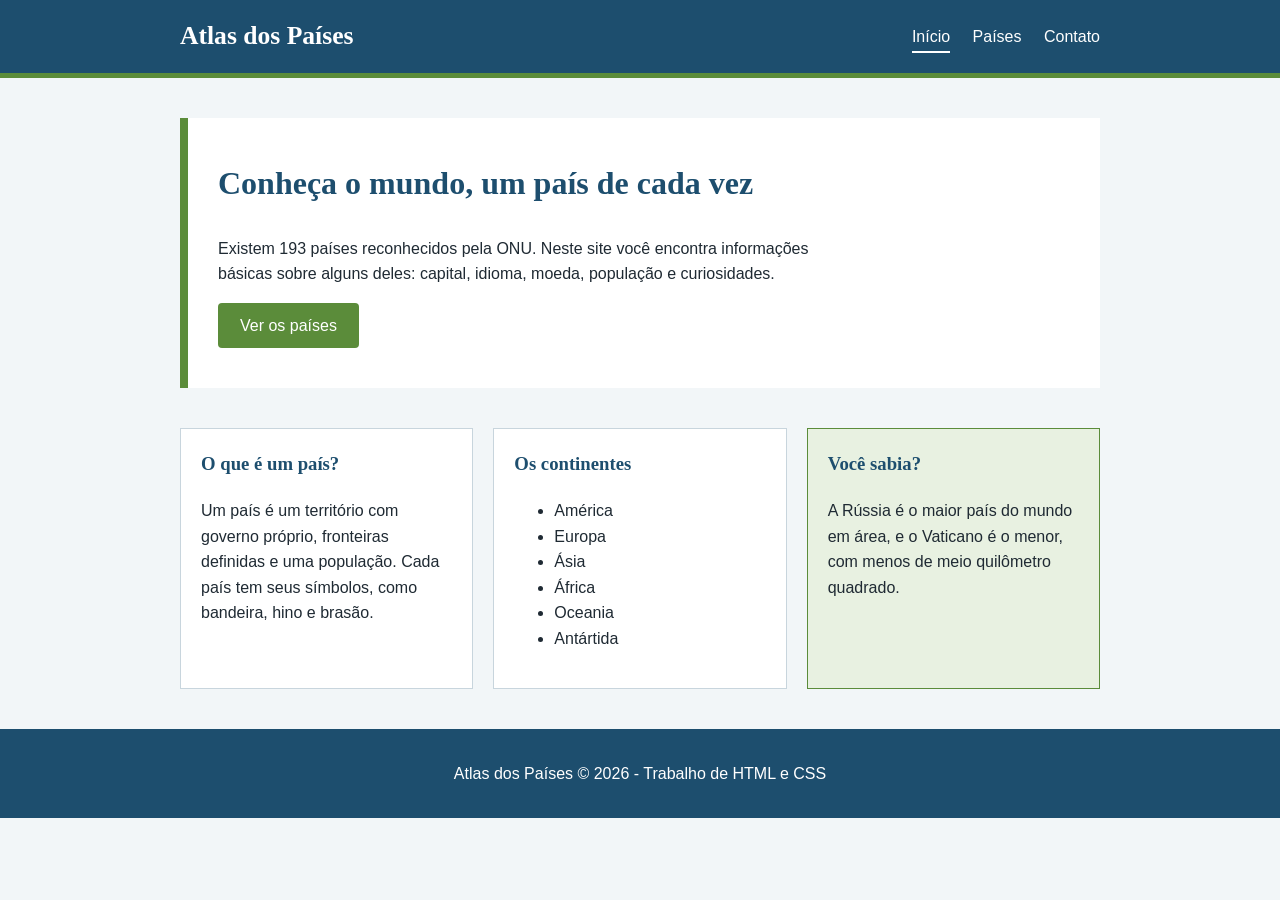
<file: index.html>
<!DOCTYPE html>
<html lang="pt-BR">
<head>
  <meta charset="UTF-8">
  <meta name="viewport" content="width=device-width, initial-scale=1.0">
  <title>Atlas dos Países - Início</title>
  <link rel="stylesheet" href="assets/css/base.css">
  <link rel="stylesheet" href="assets/css/layout.css">
  <link rel="stylesheet" href="assets/css/componentes.css">
  <link rel="stylesheet" href="assets/css/paginas.css">
</head>
<body>

  <!-- Cabeçalho (DIV semântica: header) -->
  <header class="topo">
    <div class="container">
      <h1 class="logo">Atlas dos Países</h1>
      <nav class="menu">
        <a href="index.html" class="ativo">Início</a>
        <a href="paginas/paises.html">Países</a>
        <a href="paginas/contato.html">Contato</a>
      </nav>
    </div>
  </header>

  <!-- Conteúdo principal -->
  <main class="container">

    <section class="destaque">
      <h2>Conheça o mundo, um país de cada vez</h2>
      <p>Existem 193 países reconhecidos pela ONU. Neste site você encontra informações básicas
        sobre alguns deles: capital, idioma, moeda, população e curiosidades.</p>
      <a href="paginas/paises.html" class="botao">Ver os países</a>
    </section>

    <div class="colunas">
      <article class="caixa">
        <h3>O que é um país?</h3>
        <p>Um país é um território com governo próprio, fronteiras definidas e uma população.
          Cada país tem seus símbolos, como bandeira, hino e brasão.</p>
      </article>

      <article class="caixa">
        <h3>Os continentes</h3>
        <ul>
          <li>América</li>
          <li>Europa</li>
          <li>Ásia</li>
          <li>África</li>
          <li>Oceania</li>
          <li>Antártida</li>
        </ul>
      </article>

      <aside class="caixa curiosidade">
        <h3>Você sabia?</h3>
        <p>A Rússia é o maior país do mundo em área, e o Vaticano é o menor,
          com menos de meio quilômetro quadrado.</p>
      </aside>
    </div>

  </main>

  <!-- Rodapé -->
  <footer class="rodape">
    <p>Atlas dos Países &copy; 2026 - Trabalho de HTML e CSS</p>
  </footer>

</body>
</html>
</file>
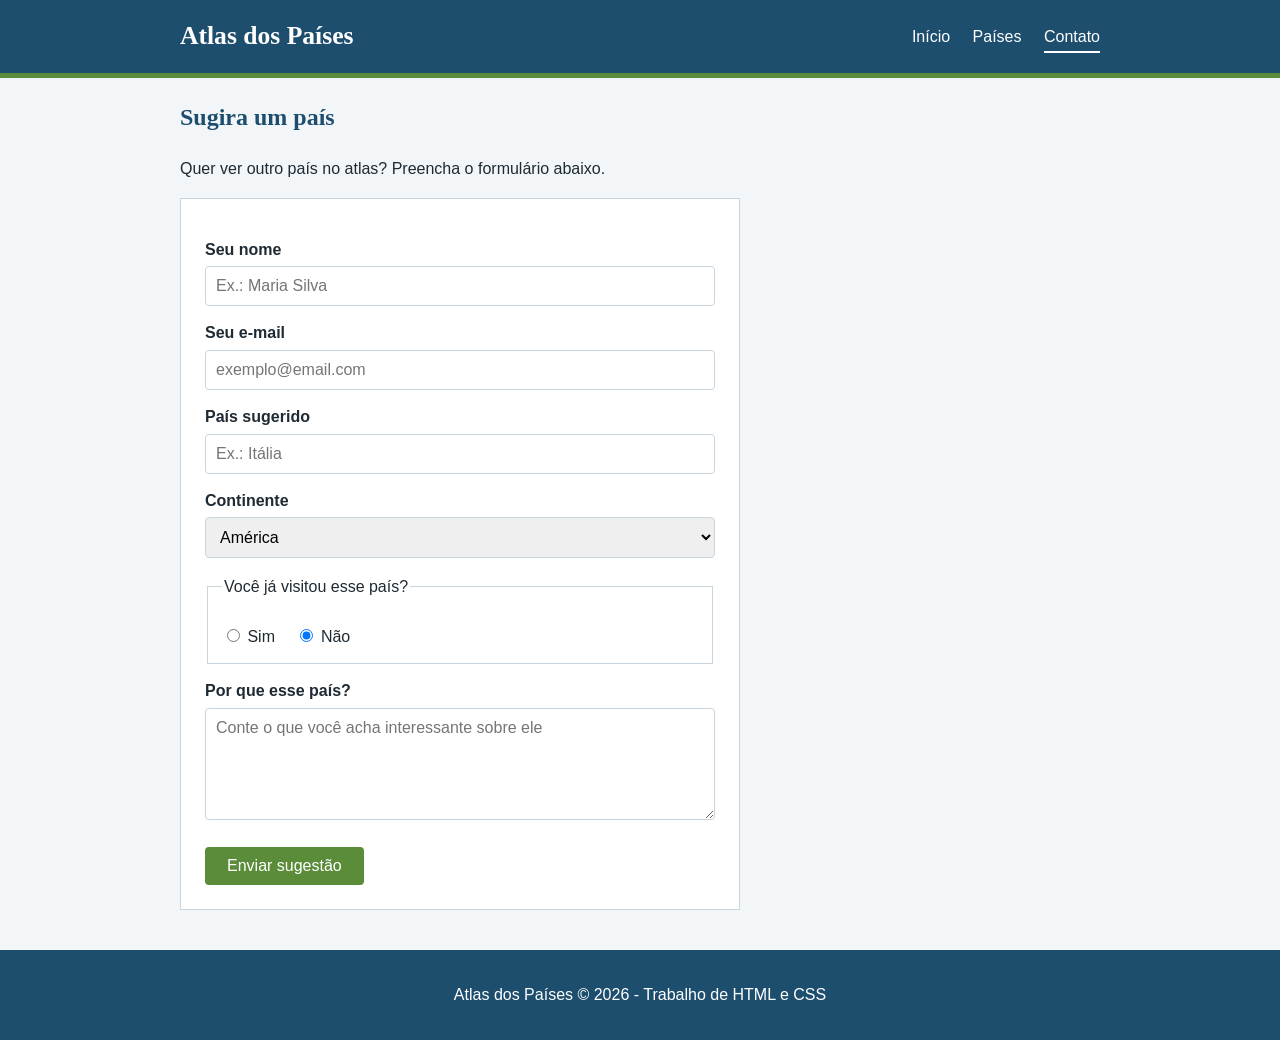
<file: paginas/contato.html>
<!DOCTYPE html>
<html lang="pt-BR">
<head>
  <meta charset="UTF-8">
  <meta name="viewport" content="width=device-width, initial-scale=1.0">
  <title>Atlas dos Países - Contato</title>
  <link rel="stylesheet" href="../assets/css/base.css">
  <link rel="stylesheet" href="../assets/css/layout.css">
  <link rel="stylesheet" href="../assets/css/componentes.css">
  <link rel="stylesheet" href="../assets/css/paginas.css">
</head>
<body>

  <header class="topo">
    <div class="container">
      <h1 class="logo">Atlas dos Países</h1>
      <nav class="menu">
        <a href="../index.html">Início</a>
        <a href="paises.html">Países</a>
        <a href="contato.html" class="ativo">Contato</a>
      </nav>
    </div>
  </header>

  <main class="container">
    <h2>Sugira um país</h2>
    <p>Quer ver outro país no atlas? Preencha o formulário abaixo.</p>

    <!-- Formulário -->
    <form class="formulario" action="#" method="post">

      <label for="nome">Seu nome</label>
      <input type="text" id="nome" name="nome" placeholder="Ex.: Maria Silva" required>

      <label for="email">Seu e-mail</label>
      <input type="email" id="email" name="email" placeholder="exemplo@email.com" required>

      <label for="pais">País sugerido</label>
      <input type="text" id="pais" name="pais" placeholder="Ex.: Itália" required>

      <label for="continente">Continente</label>
      <select id="continente" name="continente">
        <option value="america">América</option>
        <option value="europa">Europa</option>
        <option value="asia">Ásia</option>
        <option value="africa">África</option>
        <option value="oceania">Oceania</option>
      </select>

      <fieldset>
        <legend>Você já visitou esse país?</legend>
        <label class="opcao"><input type="radio" name="visitou" value="sim"> Sim</label>
        <label class="opcao"><input type="radio" name="visitou" value="nao" checked> Não</label>
      </fieldset>

      <label for="mensagem">Por que esse país?</label>
      <textarea id="mensagem" name="mensagem" rows="5" placeholder="Conte o que você acha interessante sobre ele"></textarea>

      <button type="submit" class="botao">Enviar sugestão</button>
    </form>
  </main>

  <footer class="rodape">
    <p>Atlas dos Países &copy; 2026 - Trabalho de HTML e CSS</p>
  </footer>

</body>
</html>
</file>
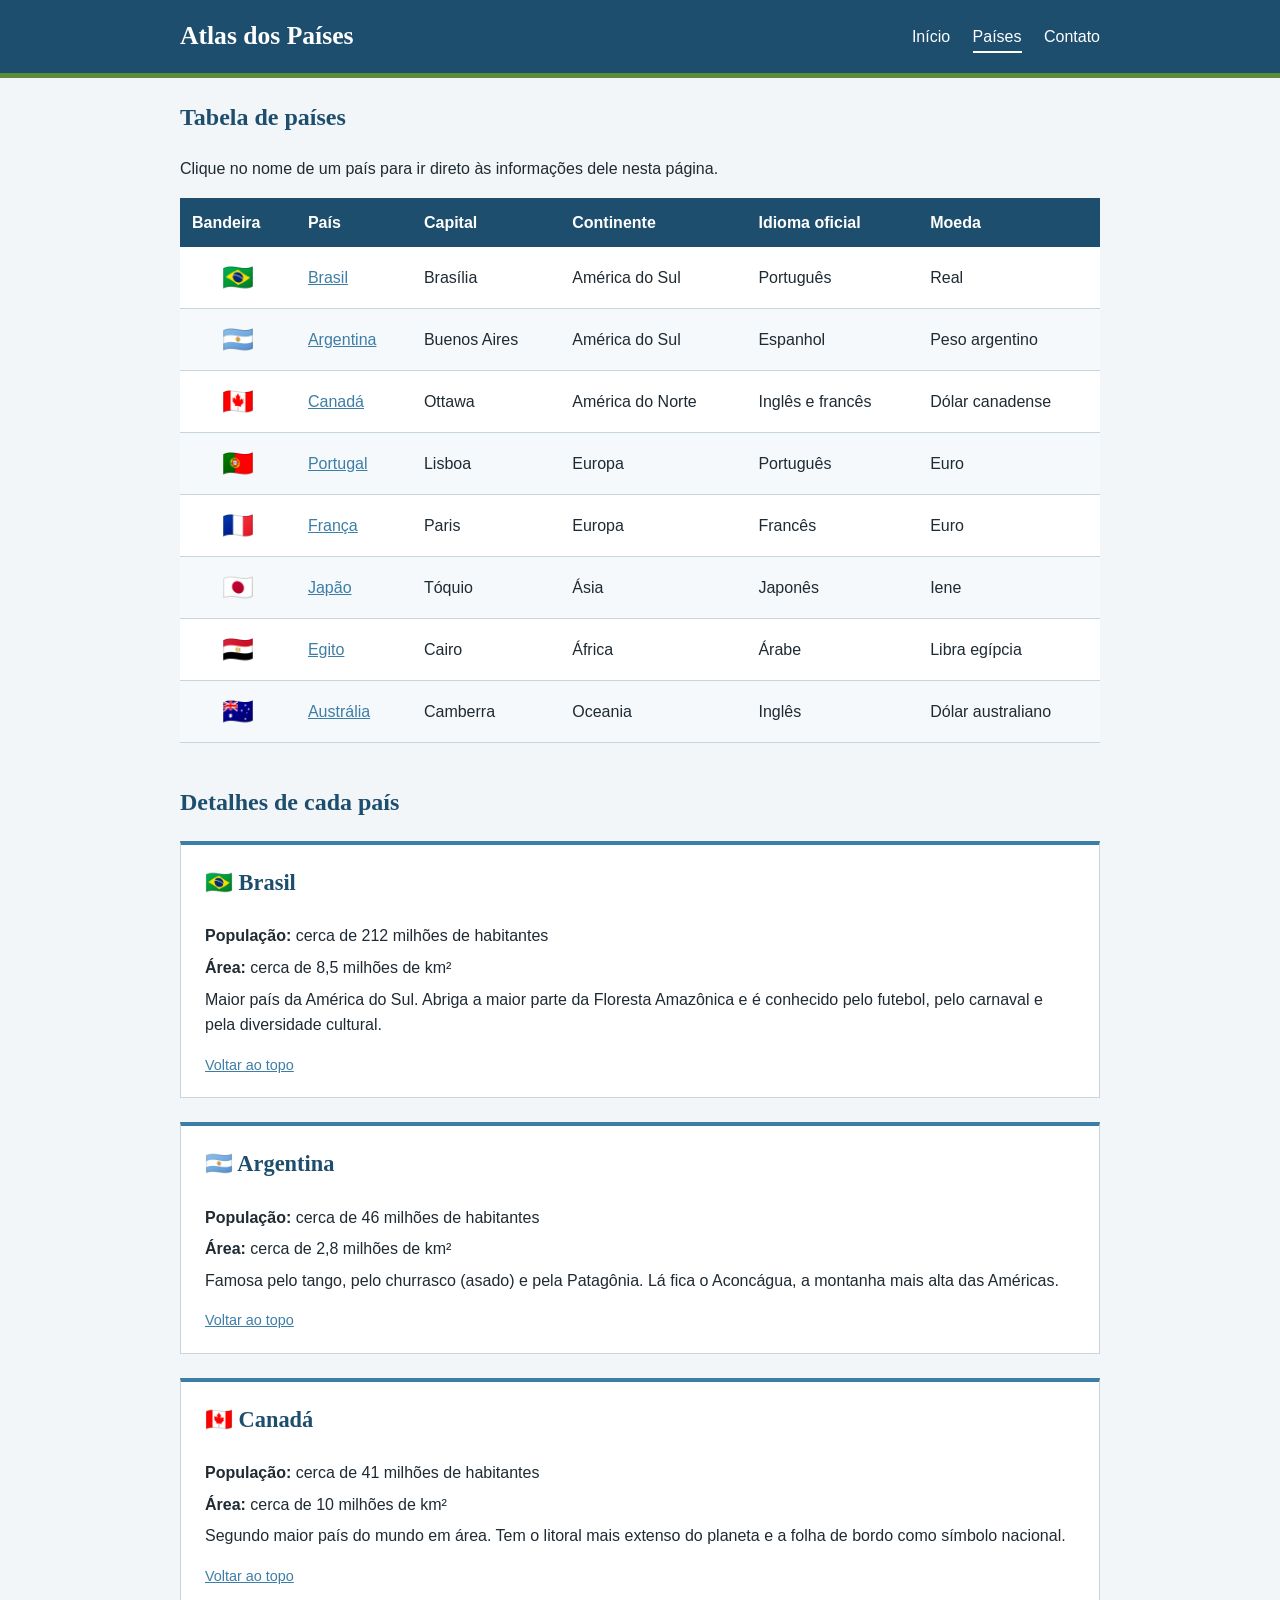
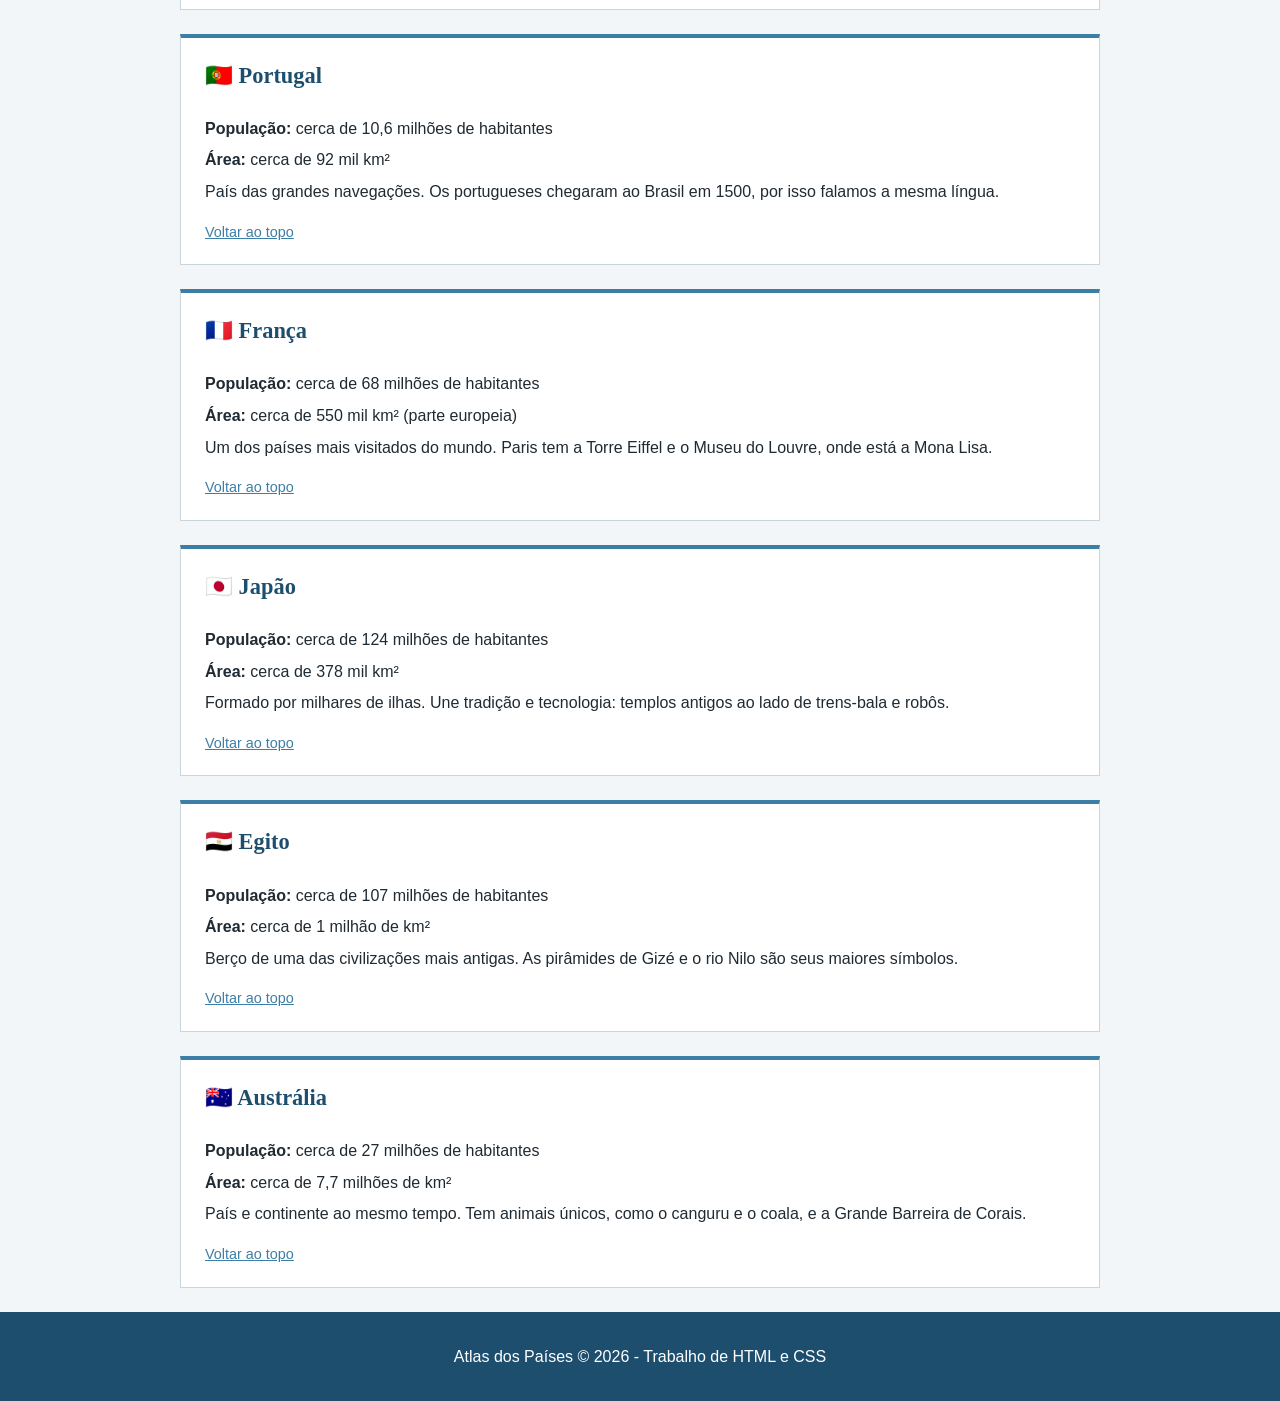
<file: paginas/paises.html>
<!DOCTYPE html>
<html lang="pt-BR">
<head>
  <meta charset="UTF-8">
  <meta name="viewport" content="width=device-width, initial-scale=1.0">
  <title>Atlas dos Países - Países</title>
  <link rel="stylesheet" href="../assets/css/base.css">
  <link rel="stylesheet" href="../assets/css/layout.css">
  <link rel="stylesheet" href="../assets/css/componentes.css">
  <link rel="stylesheet" href="../assets/css/paginas.css">
</head>
<body id="topo">

  <header class="topo">
    <div class="container">
      <h1 class="logo">Atlas dos Países</h1>
      <nav class="menu">
        <a href="../index.html">Início</a>
        <a href="paises.html" class="ativo">Países</a>
        <a href="contato.html">Contato</a>
      </nav>
    </div>
  </header>

  <main class="container">

    <h2>Tabela de países</h2>
    <p>Clique no nome de um país para ir direto às informações dele nesta página.</p>

    <!-- Tabela com links internos -->
    <div class="tabela-rolagem">
      <table class="tabela">
        <thead>
          <tr>
            <th>Bandeira</th>
            <th>País</th>
            <th>Capital</th>
            <th>Continente</th>
            <th>Idioma oficial</th>
            <th>Moeda</th>
          </tr>
        </thead>
        <tbody>
          <tr>
            <td class="bandeira">🇧🇷</td>
            <td><a href="#brasil">Brasil</a></td>
            <td>Brasília</td>
            <td>América do Sul</td>
            <td>Português</td>
            <td>Real</td>
          </tr>
          <tr>
            <td class="bandeira">🇦🇷</td>
            <td><a href="#argentina">Argentina</a></td>
            <td>Buenos Aires</td>
            <td>América do Sul</td>
            <td>Espanhol</td>
            <td>Peso argentino</td>
          </tr>
          <tr>
            <td class="bandeira">🇨🇦</td>
            <td><a href="#canada">Canadá</a></td>
            <td>Ottawa</td>
            <td>América do Norte</td>
            <td>Inglês e francês</td>
            <td>Dólar canadense</td>
          </tr>
          <tr>
            <td class="bandeira">🇵🇹</td>
            <td><a href="#portugal">Portugal</a></td>
            <td>Lisboa</td>
            <td>Europa</td>
            <td>Português</td>
            <td>Euro</td>
          </tr>
          <tr>
            <td class="bandeira">🇫🇷</td>
            <td><a href="#franca">França</a></td>
            <td>Paris</td>
            <td>Europa</td>
            <td>Francês</td>
            <td>Euro</td>
          </tr>
          <tr>
            <td class="bandeira">🇯🇵</td>
            <td><a href="#japao">Japão</a></td>
            <td>Tóquio</td>
            <td>Ásia</td>
            <td>Japonês</td>
            <td>Iene</td>
          </tr>
          <tr>
            <td class="bandeira">🇪🇬</td>
            <td><a href="#egito">Egito</a></td>
            <td>Cairo</td>
            <td>África</td>
            <td>Árabe</td>
            <td>Libra egípcia</td>
          </tr>
          <tr>
            <td class="bandeira">🇦🇺</td>
            <td><a href="#australia">Austrália</a></td>
            <td>Camberra</td>
            <td>Oceania</td>
            <td>Inglês</td>
            <td>Dólar australiano</td>
          </tr>
        </tbody>
      </table>
    </div>

    <h2>Detalhes de cada país</h2>

    <!-- Cada país é uma section com id (alvo dos links internos) -->
    <section id="brasil" class="pais">
      <h3>🇧🇷 Brasil</h3>
      <p><strong>População:</strong> cerca de 212 milhões de habitantes</p>
      <p><strong>Área:</strong> cerca de 8,5 milhões de km²</p>
      <p>Maior país da América do Sul. Abriga a maior parte da Floresta Amazônica
        e é conhecido pelo futebol, pelo carnaval e pela diversidade cultural.</p>
      <a href="#topo" class="voltar">Voltar ao topo</a>
    </section>

    <section id="argentina" class="pais">
      <h3>🇦🇷 Argentina</h3>
      <p><strong>População:</strong> cerca de 46 milhões de habitantes</p>
      <p><strong>Área:</strong> cerca de 2,8 milhões de km²</p>
      <p>Famosa pelo tango, pelo churrasco (asado) e pela Patagônia.
        Lá fica o Aconcágua, a montanha mais alta das Américas.</p>
      <a href="#topo" class="voltar">Voltar ao topo</a>
    </section>

    <section id="canada" class="pais">
      <h3>🇨🇦 Canadá</h3>
      <p><strong>População:</strong> cerca de 41 milhões de habitantes</p>
      <p><strong>Área:</strong> cerca de 10 milhões de km²</p>
      <p>Segundo maior país do mundo em área. Tem o litoral mais extenso do planeta
        e a folha de bordo como símbolo nacional.</p>
      <a href="#topo" class="voltar">Voltar ao topo</a>
    </section>

    <section id="portugal" class="pais">
      <h3>🇵🇹 Portugal</h3>
      <p><strong>População:</strong> cerca de 10,6 milhões de habitantes</p>
      <p><strong>Área:</strong> cerca de 92 mil km²</p>
      <p>País das grandes navegações. Os portugueses chegaram ao Brasil em 1500,
        por isso falamos a mesma língua.</p>
      <a href="#topo" class="voltar">Voltar ao topo</a>
    </section>

    <section id="franca" class="pais">
      <h3>🇫🇷 França</h3>
      <p><strong>População:</strong> cerca de 68 milhões de habitantes</p>
      <p><strong>Área:</strong> cerca de 550 mil km² (parte europeia)</p>
      <p>Um dos países mais visitados do mundo. Paris tem a Torre Eiffel
        e o Museu do Louvre, onde está a Mona Lisa.</p>
      <a href="#topo" class="voltar">Voltar ao topo</a>
    </section>

    <section id="japao" class="pais">
      <h3>🇯🇵 Japão</h3>
      <p><strong>População:</strong> cerca de 124 milhões de habitantes</p>
      <p><strong>Área:</strong> cerca de 378 mil km²</p>
      <p>Formado por milhares de ilhas. Une tradição e tecnologia: templos antigos
        ao lado de trens-bala e robôs.</p>
      <a href="#topo" class="voltar">Voltar ao topo</a>
    </section>

    <section id="egito" class="pais">
      <h3>🇪🇬 Egito</h3>
      <p><strong>População:</strong> cerca de 107 milhões de habitantes</p>
      <p><strong>Área:</strong> cerca de 1 milhão de km²</p>
      <p>Berço de uma das civilizações mais antigas. As pirâmides de Gizé
        e o rio Nilo são seus maiores símbolos.</p>
      <a href="#topo" class="voltar">Voltar ao topo</a>
    </section>

    <section id="australia" class="pais">
      <h3>🇦🇺 Austrália</h3>
      <p><strong>População:</strong> cerca de 27 milhões de habitantes</p>
      <p><strong>Área:</strong> cerca de 7,7 milhões de km²</p>
      <p>País e continente ao mesmo tempo. Tem animais únicos, como o canguru
        e o coala, e a Grande Barreira de Corais.</p>
      <a href="#topo" class="voltar">Voltar ao topo</a>
    </section>

  </main>

  <footer class="rodape">
    <p>Atlas dos Países &copy; 2026 - Trabalho de HTML e CSS</p>
  </footer>

</body>
</html>
</file>
<file: assets/css/base.css>
/* Cores do site */
:root {
  --mar: #1d4e6e;        
  --mar-claro: #3d7ea6;
  --terra: #5b8c3a;      
  --papel: #f2f6f8;      
  --texto: #1f2a33;
  --borda: #c8d5dd;
}

/* Base */
* {
  box-sizing: border-box;
}

body {
  margin: 0;
  font-family: "Segoe UI", Arial, sans-serif;
  background-color: var(--papel);
  color: var(--texto);
  line-height: 1.6;
  scroll-behavior: smooth;
}

h1, h2, h3 {
  font-family: Georgia, "Times New Roman", serif;
  color: var(--mar);
}

a {
  color: var(--mar-claro);
}

.container {
  max-width: 960px;
  margin: 0 auto;
  padding: 0 20px;
}
</file>
<file: assets/css/layout.css>
/* Cabeçalho e menu */
.topo {
  background-color: var(--mar);
  border-bottom: 5px solid var(--terra);
}

.topo .container {
  display: flex;
  justify-content: space-between;
  align-items: center;
  flex-wrap: wrap;
}

.logo {
  color: #ffffff;
  margin: 16px 0;
  font-size: 1.6rem;
}

.menu a {
  color: #ffffff;
  text-decoration: none;
  margin-left: 18px;
  padding: 6px 0;
}

.menu a:hover,
.menu a.ativo {
  border-bottom: 2px solid #ffffff;
}

/* ===== Rodapé ===== */
.rodape {
  background-color: var(--mar);
  color: #ffffff;
  text-align: center;
  padding: 16px;
}

/* Celular */
@media (max-width: 600px) {
  .topo .container {
    flex-direction: column;
    align-items: flex-start;
  }
  .menu a {
    margin: 0 16px 0 0;
  }
  .destaque h2 {
    font-size: 1.5rem;
  }
}
</file>
<file: assets/css/componentes.css>
/* Botão */
.botao {
  display: inline-block;
  background-color: var(--terra);
  color: #ffffff;
  text-decoration: none;
  padding: 10px 22px;
  border: none;
  border-radius: 4px;
  font-size: 1rem;
  cursor: pointer;
}

.botao:hover {
  background-color: #4a7530;
}

/* ===== Tabela ===== */
.tabela-rolagem {
  overflow-x: auto;
  margin-bottom: 40px;
}

.tabela {
  width: 100%;
  border-collapse: collapse;
  background-color: #ffffff;
}

.tabela th {
  background-color: var(--mar);
  color: #ffffff;
  text-align: left;
  padding: 12px;
}

.tabela td {
  padding: 10px 12px;
  border-bottom: 1px solid var(--borda);
}

.tabela tbody tr:nth-child(even) {
  background-color: #f6f9fb;
}

.tabela tbody tr:hover {
  background-color: #e3eef5;
}

.bandeira {
  font-size: 1.6rem;
  text-align: center;
}

/* Formulário */
.formulario {
  background-color: #ffffff;
  border: 1px solid var(--borda);
  padding: 24px;
  max-width: 560px;
  margin-bottom: 40px;
}

.formulario label {
  display: block;
  margin-top: 14px;
  margin-bottom: 4px;
  font-weight: bold;
}

.formulario input[type="text"],
.formulario input[type="email"],
.formulario select,
.formulario textarea {
  width: 100%;
  padding: 10px;
  border: 1px solid var(--borda);
  border-radius: 4px;
  font-family: inherit;
  font-size: 1rem;
}

.formulario input:focus,
.formulario select:focus,
.formulario textarea:focus {
  outline: 2px solid var(--mar-claro);
  border-color: var(--mar-claro);
}

.formulario fieldset {
  margin-top: 16px;
  border: 1px solid var(--borda);
  padding: 10px 14px;
}

.formulario .opcao {
  display: inline-block;
  font-weight: normal;
  margin-right: 16px;
}

.formulario .botao {
  margin-top: 20px;
}
</file>
<file: assets/css/paginas.css>
/* Página inicial */
.destaque {
  margin: 40px 0;
  padding: 40px 30px;
  background-color: #ffffff;
  border-left: 8px solid var(--terra);
}

.destaque h2 {
  font-size: 2rem;
  margin-top: 0;
}

.destaque p {
  max-width: 600px;
}

.colunas {
  display: flex;
  gap: 20px;
  flex-wrap: wrap;
  margin-bottom: 40px;
}

.caixa {
  flex: 1;
  min-width: 220px;
  background-color: #ffffff;
  border: 1px solid var(--borda);
  padding: 20px;
}

.caixa h3 {
  margin-top: 0;
}

.curiosidade {
  background-color: #e8f1e1;
  border-color: var(--terra);
}

/* Seções dos países */
.pais {
  background-color: #ffffff;
  border: 1px solid var(--borda);
  border-top: 4px solid var(--mar-claro);
  padding: 20px 24px;
  margin-bottom: 24px;
}

.pais h3 {
  margin-top: 0;
  font-size: 1.4rem;
}

.pais p {
  margin: 6px 0;
}

/* Destaca o país quando ele é aberto pelo link interno */
.pais:target {
  border-top-color: var(--terra);
  background-color: #f4f9f0;
}

.voltar {
  display: inline-block;
  margin-top: 10px;
  font-size: 0.9rem;
}
</file>
